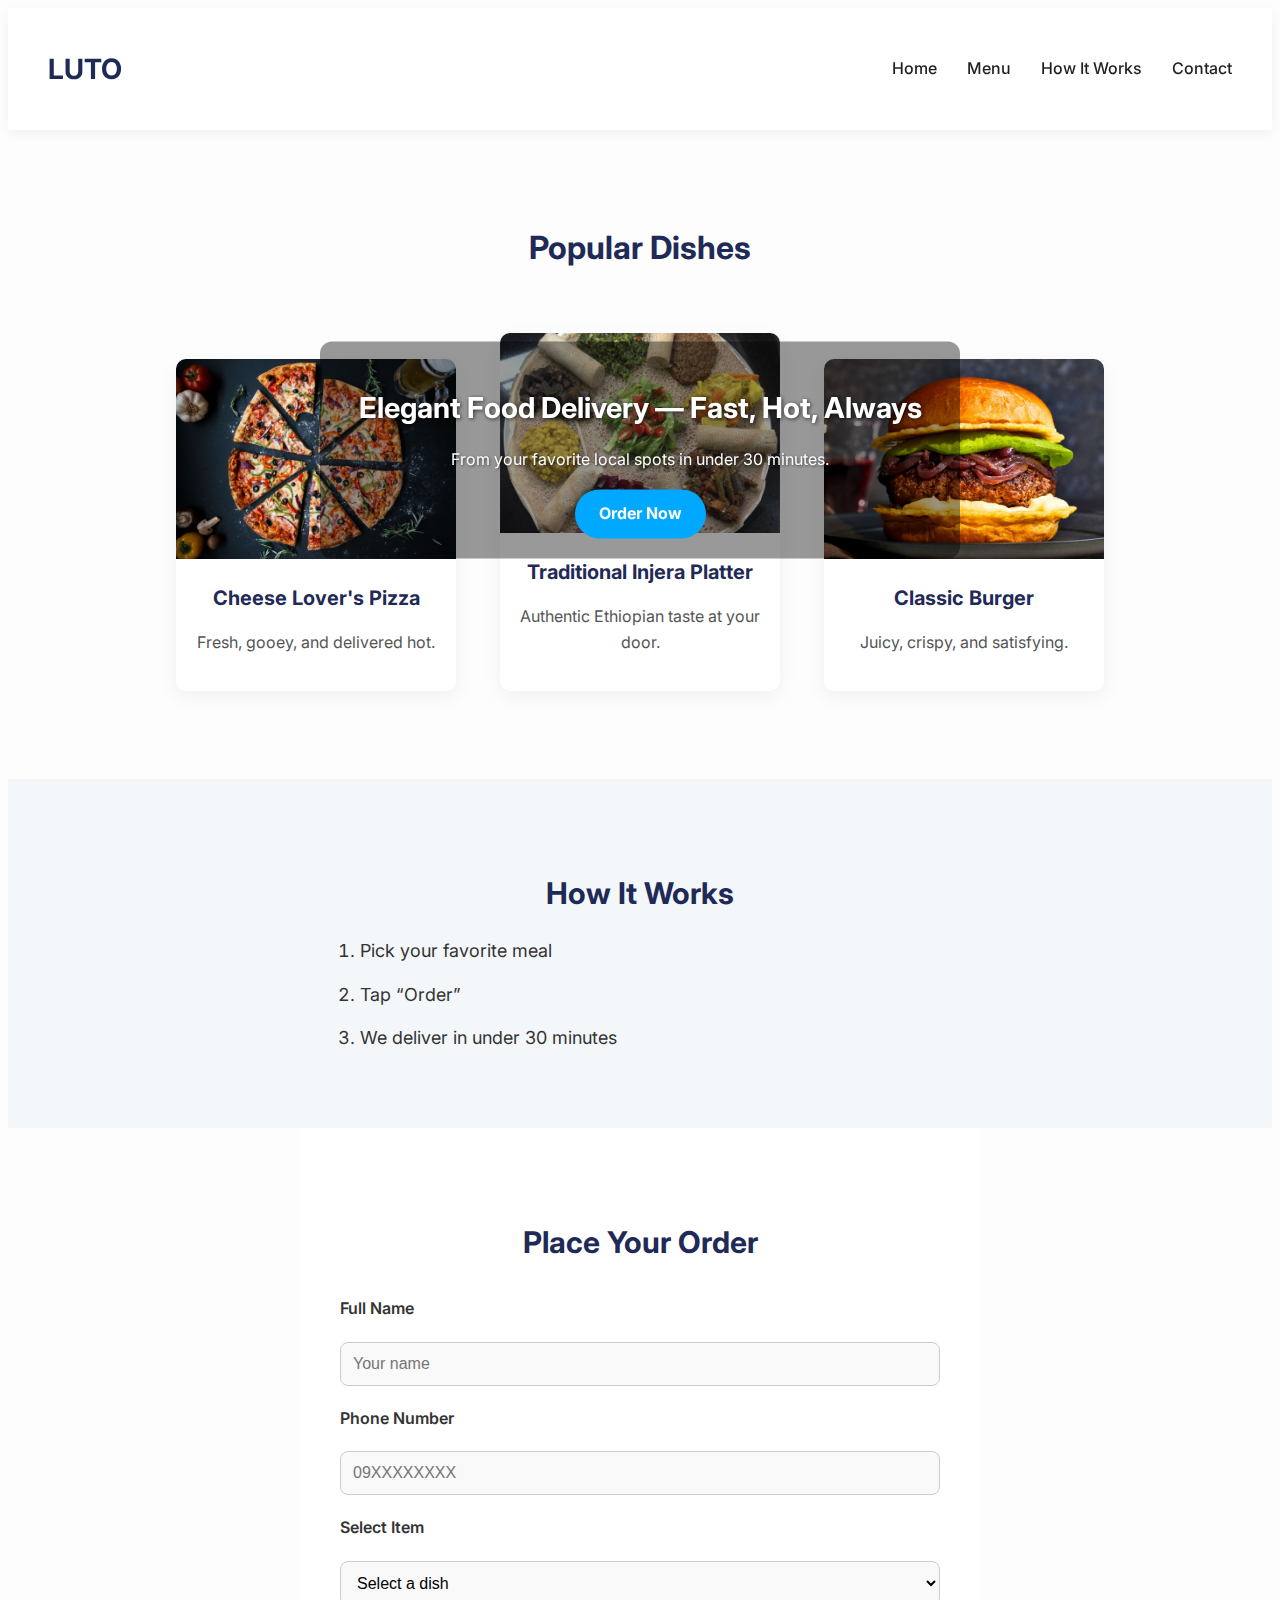
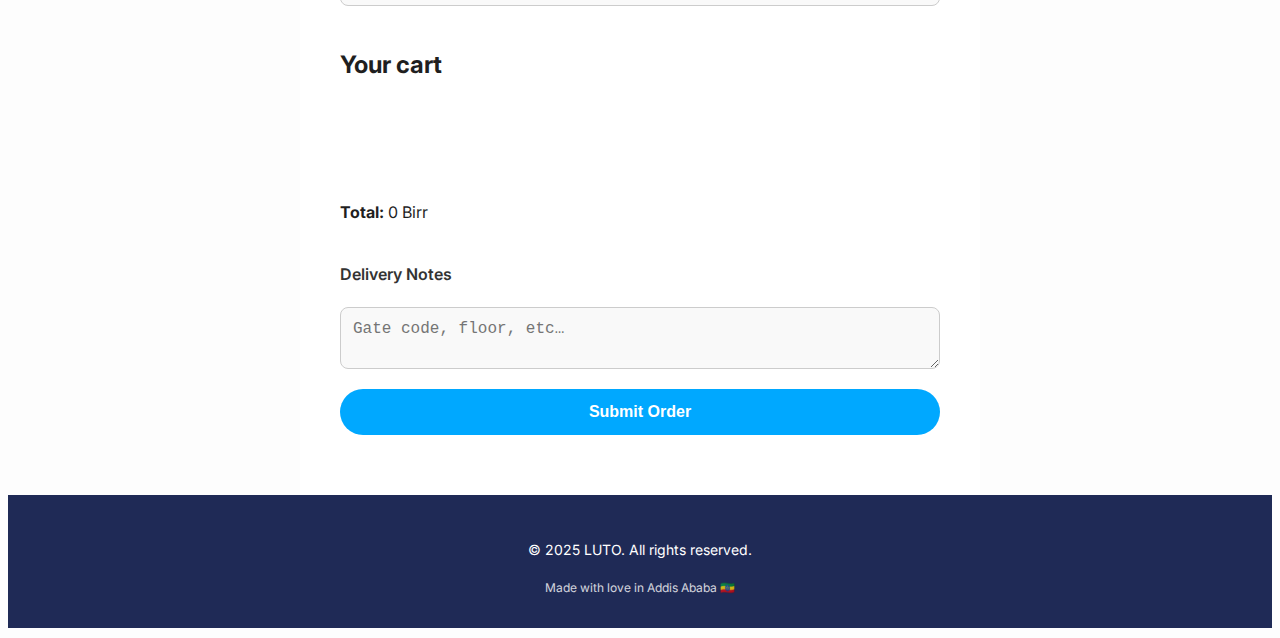
<file: index.html>
<!DOCTYPE html>
<html lang="en">
<head>
  <meta charset="UTF-8" />
  <meta name="viewport" content="width=device-width, initial-scale=1.0" />
  <title>LUTO — Fast, Elegant Food Delivery</title>
  <link rel="stylesheet" href="style.css" />
  <link href=https://fonts.googleapis.com/css2?family=Inter:wght@400;600;700&display=swap rel="stylesheet">
</head>
<body>

  
  <header>
    <nav>
      <h1>LUTO</h1>
      <ul>
        <li><a href="index.html">Home</a></li>
        <li><a href="menu.html">Menu</a></li>
        <li><a href="how it works.html">How It Works</a></li>
        <li><a href="contact.html">Contact</a></li>
      </ul>
    </nav>
  </header>

  
  <div class="video-container">
  <iframe 
    src="https://www.youtube.com/embed/wKkhvA_Nxjw?autoplay=1&mute=1&loop=1&playlist=wKkhvA_Nxjw&controls=0&modestbranding=1&showinfo=0"
    title="LUTO Video"
    frameborder="0"
    allow="autoplay; encrypted-media"
    allowfullscreen
  ></iframe>
  </div>
    <div class="hero-overlay">
      <h2>Elegant Food Delivery — Fast, Hot, Always</h2>
      <p>From your favorite local spots in under 30 minutes.</p>
      <a href="menu.html" class="cta-button">Order Now</a>
    </div>
  </section>

  
  <main>

    <section class="featured-products">
      <h3>Popular Dishes</h3>
      <article>
        <img src="Pizza.jpg" alt="Pizza" />
        <h4>Cheese Lover's Pizza</h4>
        <p>Fresh, gooey, and delivered hot.</p>
      </article>
      <article>
        <img src="injera.jpg" alt="Injera" />
        <h4>Traditional Injera Platter</h4>
        <p>Authentic Ethiopian taste at your door.</p>
      </article>
      <article>
        <img src="burger.jpg" alt="Burger" />
        <h4>Classic Burger</h4>
        <p>Juicy, crispy, and satisfying.</p>
      </article>
    </section>

    <section class="how-it-works">
      <h3>How It Works</h3>
      <ol>
        <li>Pick your favorite meal</li>
        <li>Tap “Order”</li>
        <li>We deliver in under 30 minutes</li>
      </ol>
    </section>
<section class="checkout-form">
  <h3>Place Your Order</h3>
  <form action=https://formspree.io/f/mqalzywg method="POST">
    <label for="name">Full Name</label>
    <input type="text" id="name" name="name" placeholder="Your name" required />

    <label for="phone">Phone Number</label>
    <input type="tel" id="phone" name="phone" placeholder="09XXXXXXXX" required />

    <label for="item">Select Item</label>
    <select id="item" name="item" required>
      <option disabled selected>Select a dish</option>
      <option>Cheese Lover's Pizza</option>
      <option>Injera Platter</option>
      <option>Classic Burger</option>
    </select>
    <h2>Your cart</h2>
    <ul id="cart-preview"></ul>
    <p><strong>Total: </strong> <span id="cart-form-total">0</span> Birr</p>
    <input type="hidden" name="cart" id="cart-data">

    <label for="notes">Delivery Notes</label>
    <textarea id="notes" name="notes" placeholder="Gate code, floor, etc…"></textarea>

    <button type="submit">Submit Order</button>
  </form>
</section>

  </main>


  <footer>
    <p>&copy; 2025 LUTO. All rights reserved.</p>
    <small>Made with love in Addis Ababa 🇪🇹</small>
  </footer>

  <script src="script.js"></script>
</body>
</html>
</file>
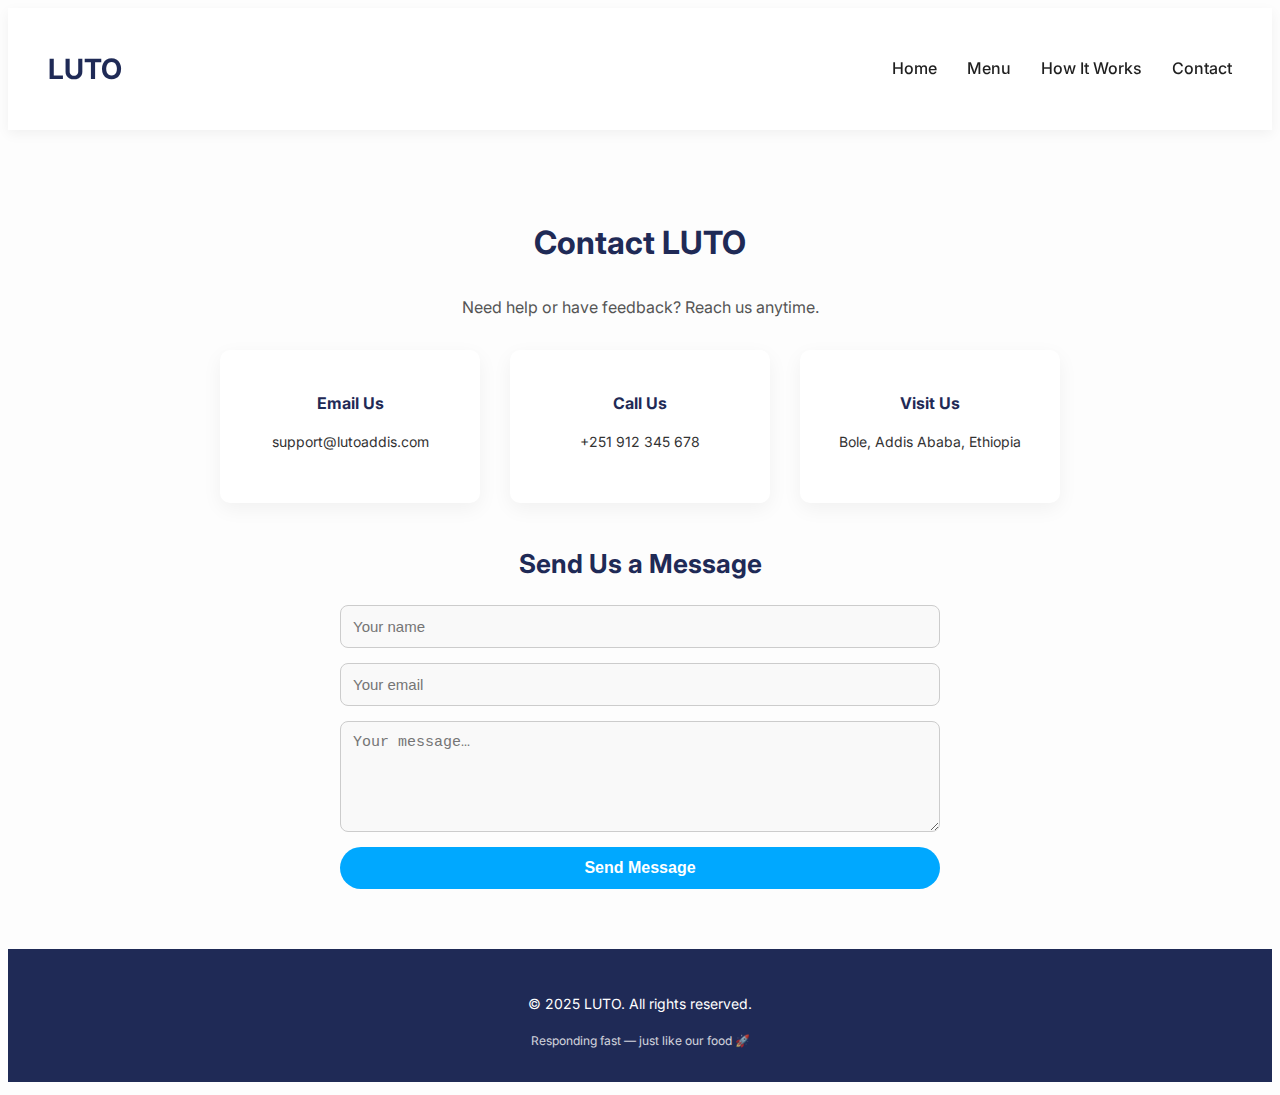
<file: contact.html>
<!DOCTYPE html>
<html lang="en">
<head>
  <meta charset="UTF-8" />
  <meta name="viewport" content="width=device-width, initial-scale=1.0"/>
  <title>Contact - LUTO</title>
  <link rel="stylesheet" href="style.css" />
  <link href=https://fonts.googleapis.com/css2?family=Inter:wght@400;600;700&display=swap rel="stylesheet">
</head>
<body>

  <header>
    <nav>
      <h1>LUTO</h1>
      <ul>
        <li><a href="index.html">Home</a></li>
        <li><a href="menu.html">Menu</a></li>
        <li><a href="how it works.html">How It Works</a></li>
        <li><a href="contact.html" class="active">Contact</a></li>
      </ul>
    </nav>
  </header>

  <main class="contact-page">
    <section class="contact-info">
      <h2>Contact LUTO</h2>
      <p>Need help or have feedback? Reach us anytime.</p>

      <div class="info-blocks">
        <div class="info-box">
          <h4>Email Us</h4>
          <p><a href=mailto:support@lutoaddis.com>support@lutoaddis.com</a></p>
        </div>

        <div class="info-box">
          <h4>Call Us</h4>
          <p>+251 912 345 678</p>
        </div>

        <div class="info-box">
          <h4>Visit Us</h4>
          <p>Bole, Addis Ababa, Ethiopia</p>
        </div>
      </div>
    </section>

    <section class="contact-form">
      <h3>Send Us a Message</h3>
      <form action=https://formspree.io/f/mqalzywg method="POST">
        <input type="text" name="name" placeholder="Your name" required />
        <input type=”email” name=”email” placeholder="Your email" required />
        <textarea name="message" placeholder="Your message…" rows="5" required></textarea>
        <button type="submit">Send Message</button>
      </form>
    </section>
  </main>

  <footer>
    <p>&copy; 2025 LUTO. All rights reserved.</p>
    <small>Responding fast — just like our food 🚀</small>
  </footer>

  <script src="script.js"></script>
</body>
</html>
</file>
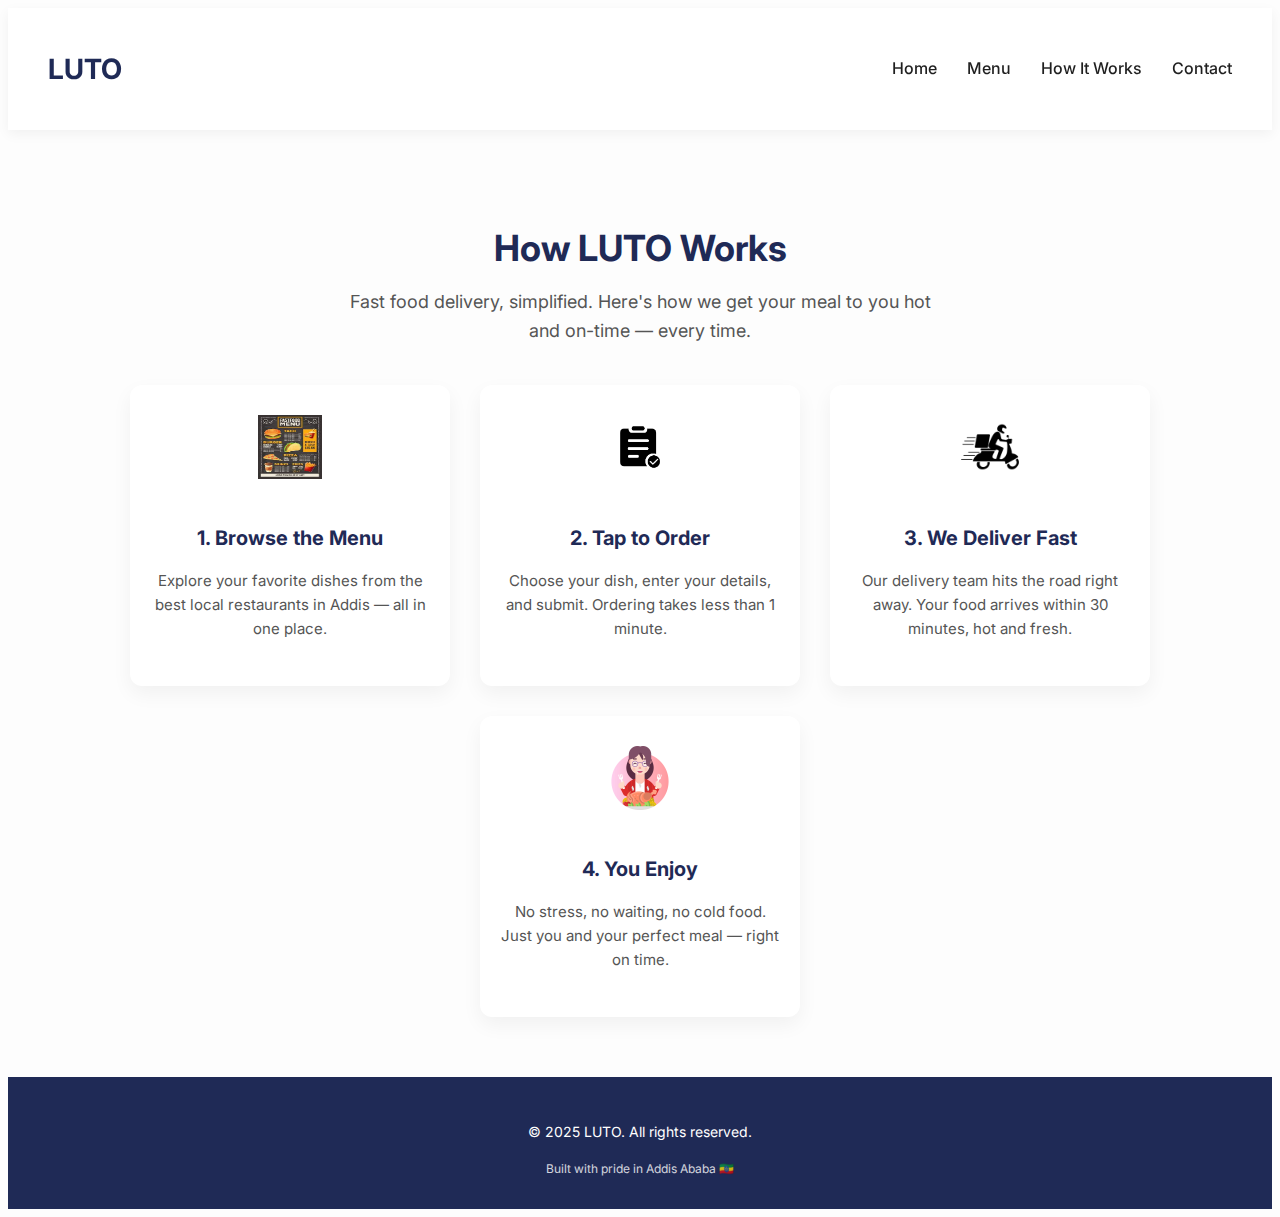
<file: how it works.html>
<!DOCTYPE html>
<html lang="en">
<head>
  <meta charset="UTF-8" />
  <meta name="viewport" content="width=device-width, initial-scale=1.0"/>
  <title>How It Works - LUTO</title>
  <link rel="stylesheet" href="style.css" />
  <link href=https://fonts.googleapis.com/css2?family=Inter:wght@400;600;700&display=swap rel="stylesheet">
</head>
<body>

  <header>
    <nav>
      <h1>LUTO</h1>
      <ul>
        <li><a href="index.html">Home</a></li>
        <li><a href="menu.html">Menu</a></li>
        <li><a href="how-it-works.html" class="active">How It Works</a></li>
        <li><a href="contact.html">Contact</a></li>
      </ul>
    </nav>
  </header>

  <main class="how-page">
    <section class="how-it-works-page">
      <h2>How LUTO Works</h2>
      <p class="intro-text">Fast food delivery, simplified. Here's how we get your meal to you hot and on-time — every time.</p>

      <div class="steps-container">
        <article class="step">
          <img src="step1-icon.jpeg" alt="Browse Icon" />
          <h3>1. Browse the Menu</h3>
          <p>Explore your favorite dishes from the best local restaurants in Addis — all in one place.</p>
        </article>

        <article class="step">
          <img src="step2-icon.png" alt="Order Icon" />
          <h3>2. Tap to Order</h3>
          <p>Choose your dish, enter your details, and submit. Ordering takes less than 1 minute.</p>
        </article>

        <article class="step">
          <img src="step3-icon.png" alt="Delivery Icon" />
          <h3>3. We Deliver Fast</h3>
          <p>Our delivery team hits the road right away. Your food arrives within 30 minutes, hot and fresh.</p>
        </article>

        <article class="step">
          <img src="step4-icon.png" alt="Enjoy Icon" />
          <h3>4. You Enjoy</h3>
          <p>No stress, no waiting, no cold food. Just you and your perfect meal — right on time.</p>
        </article>
      </div>
    </section>
  </main>

  <footer>
    <p>&copy; 2025 LUTO. All rights reserved.</p>
    <small>Built with pride in Addis Ababa 🇪🇹</small>
  </footer>

  <script src="script.js"></script>
</body>
</html>
</file>
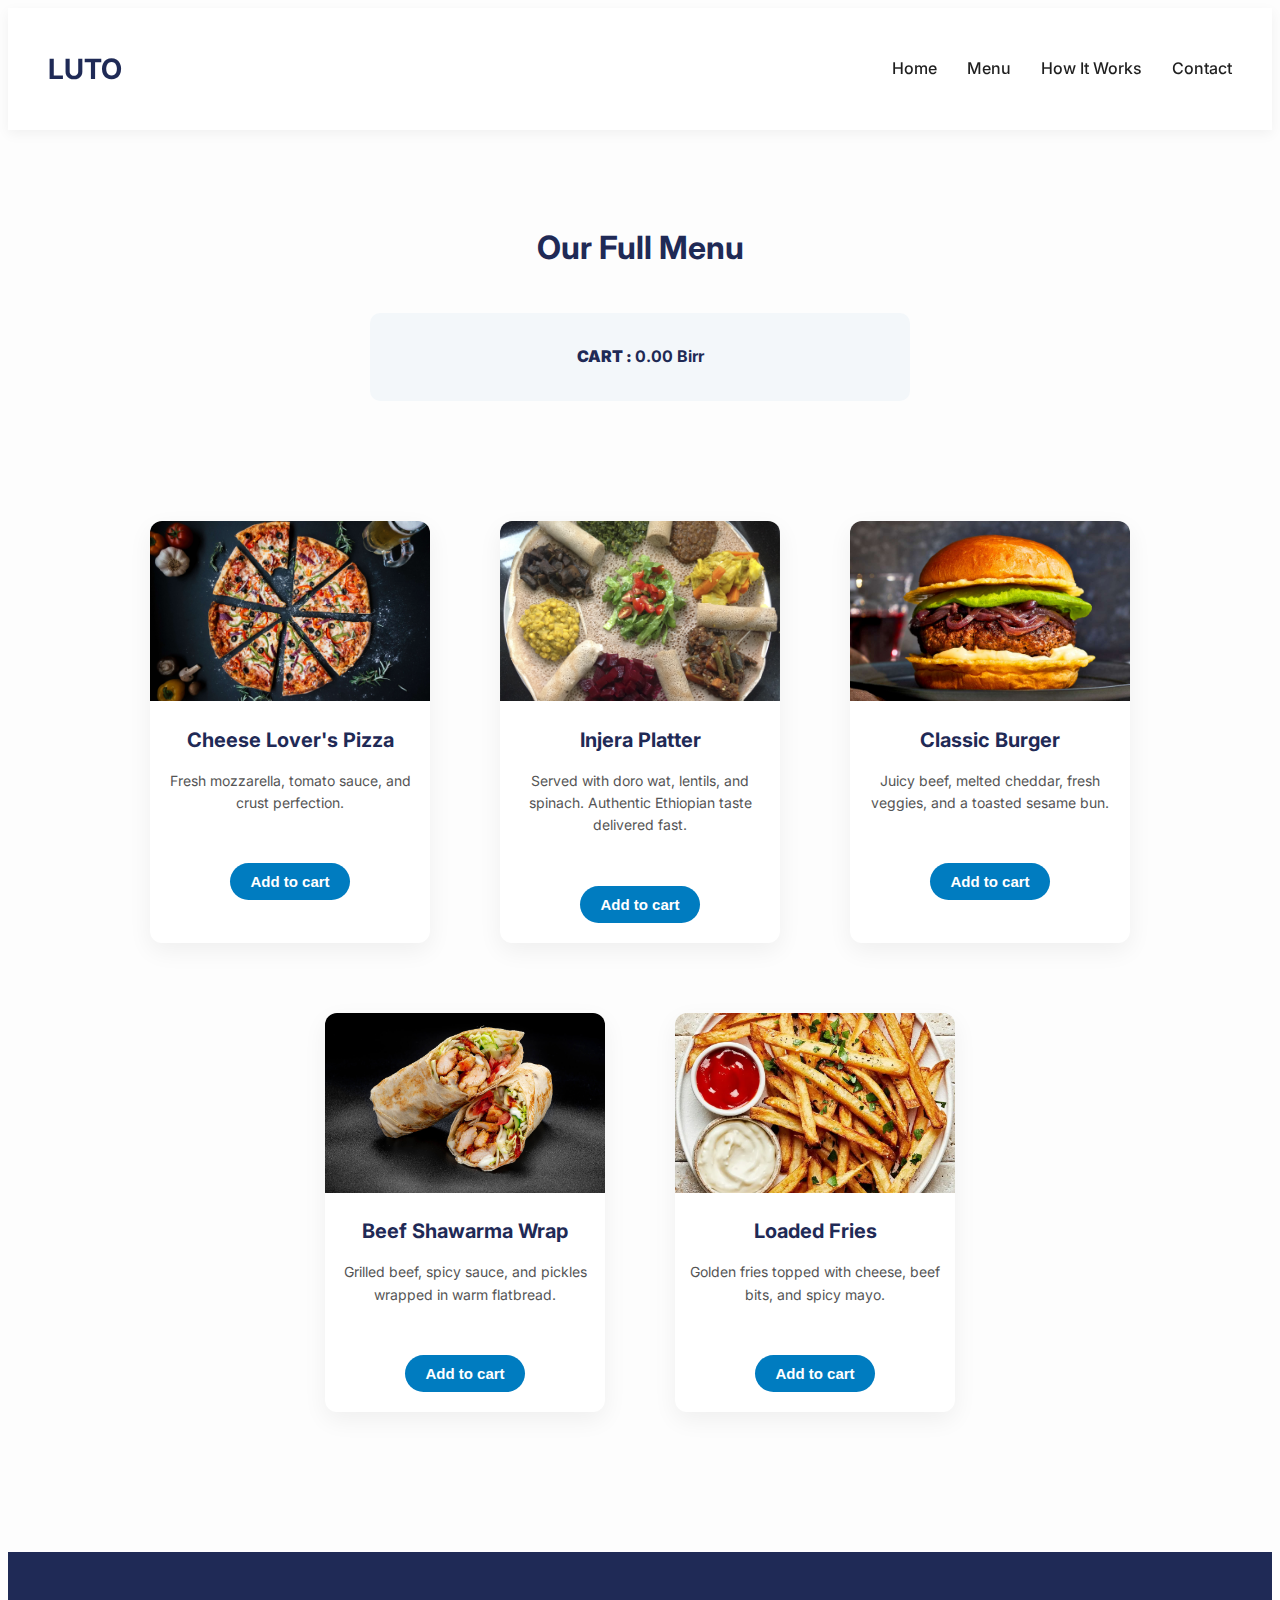
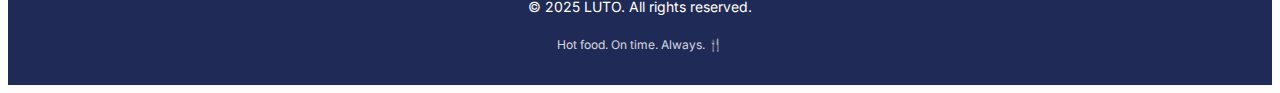
<file: menu.html>
<!DOCTYPE html>
<html lang="en">
<head>
  <meta charset="UTF-8" />
  <meta name="viewport" content="width=device-width, initial-scale=1.0"/>
  <title>Menu - LUTO</title>
  <link rel="stylesheet" href="style.css" />
  <link href= https://fonts.googleapis.com/css2?family=Inter:wght@400;600;700&display=swap rel="stylesheet">
</head>
<body>

  <header>
    <nav>
      <h1>LUTO</h1>
      <ul>
        <li><a href="index.html">Home</a></li>
        <li><a href="menu.html" class=”active”>Menu</a></li>
        <li><a href="how it works.html">How It Works</a></li>
        <li><a href="contact.html">Contact</a></li>
      </ul>
    </nav>
  </header>

  <main class="menu-page">
    <h3>Our Full Menu</h3>
    <div class="cart-summary">
        <p><strong>CART : </strong><span id="cart-total-display">0</span> Birr</p>
    </div>

    <section class="featured-products">
      <article>
        <img src="Pizza.jpg" alt="Pizza" />
        <h4>Cheese Lover's Pizza</h4>
        <p>Fresh mozzarella, tomato sauce, and crust perfection.</p>
        <button class="add-to-cart" data-name ="Cheese Lover's Pizza" data-price="300">Add to cart</button>
      </article>

      <article>
        <img src="injera.jpg" alt="Injera" />
        <h4>Injera Platter</h4>
        <p>Served with doro wat, lentils, and spinach. Authentic Ethiopian taste delivered fast.</p>
        <button class="add-to-cart" data-name ="Injera Platter" data-price="200">Add to cart</button>
      </article>

      <article>
        <img src="burger.jpg" alt="Burger" />
        <h4>Classic Burger</h4>
        <p>Juicy beef, melted cheddar, fresh veggies, and a toasted sesame bun.</p>
        <button class="add-to-cart" data-name ="Classic Burger" data-price="350">Add to cart</button>
      </article>

      <article>
        <img src="shawarma.jpg" alt="Shawarma" />
        <h4>Beef Shawarma Wrap</h4>
        <p>Grilled beef, spicy sauce, and pickles wrapped in warm flatbread.</p>
        <button class="add-to-cart" data-name ="Beef Shawarma Wrap" data-price="450">Add to cart</button>
      </article>

      <article>
        <img src="fries.jpg" alt="Fries" />
        <h4>Loaded Fries</h4>
        <p>Golden fries topped with cheese, beef bits, and spicy mayo.</p>
        <button class="add-to-cart" data-name ="Loaded Fries" data-price="170">Add to cart</button>
      </article>
    </section>
  </main>

  <footer>
    <p>&copy; 2025 LUTO. All rights reserved.</p>
    <small>Hot food. On time. Always. 🍴</small>
  </footer>

  <script src="script.js"></script>
</body>
</html>
</file>
<file: style.css>
/* ===== Global Reset ===== */
•	{
    margin: 0;
    padding: 0;
    box-sizing: border-box;
  }
  
  body {
    font-family: 'Inter', sans-serif;
    background-color: #fdfdfd;
    color: #1f1f1f;
    line-height: 1.6;
    font-size: 16px;
  }
  
  a {
    color: inherit;
    text-decoration: none;
  }
  
  ul {
    list-style: none;
  }
  
  /* ===== Header Navigation ===== */
  header {
    padding: 20px 40px;
    background-color: #fff;
    box-shadow: 0 4px 12px rgba(0, 0, 0, 0.05);
    position: sticky;
    top: 0;
    z-index: 100;
  }
  
  nav {
    display: flex;
    justify-content: space-between;
    align-items: center;
  }
  
  nav h1 {
    font-size: 28px;
    font-weight: 700;
    color: #1f2a56;
  }
  
  nav ul {
    display: flex;
    gap: 30px;
  }
  
  nav li a {
    font-weight: 500;
    transition: 0.3s;
  }
  
  nav li a:hover {
    Color: #00a8ff;
  }
  
  /* ===== Hero Video Section ===== */
 .hero-section {
  position: relative;
  width: 100%;
  height: 50vh; /* or whatever height you prefer */
  overflow: hidden;
}

.video-container {
  position: absolute;
  top: 0;
  left: 0;
  width: 100%;
  height: 100%;
  z-index: 1;
}

.video-container iframe {
  width: 100%;
  height: 50%;
  border: none;
  object-fit: cover;
  
}

.hero-overlay {
  position: absolute;
  top: 50%;
  left: 50%;
  transform: translate(-50%, -50%);
  text-align: center;
  color: #fff;
  padding: 20px;
  background: rgba(0, 0, 0, 0.4);
  border-radius: 12px;
  z-index: 2; /* Higher than video container */
  width: 80%; /* Adjust as needed */
  max-width: 600px; /* Prevents overlay from being too wide */
}

.hero-overlay h2 {
  font-size: 1.8rem;
  margin-bottom: 0.5rem;
  text-shadow: 1px 1px 4px rgba(0, 0, 0, 0.7);
}

.hero-overlay p {
  font-size: 1rem;
  margin-bottom: 1rem;
  text-shadow: 1px 1px 3px rgba(0, 0, 0, 0.6);
}

.cta-button {
  background: #00a8ff;
  color: #fff;
  padding: 12px 24px;
  font-size: 16px;
  font-weight: bold;
  border-radius: 30px;
  display: inline-block;
  transition: 0.3s ease;
}

.cta-button:hover {
  background: #007cc0;
}

/* Responsive adjustments */
@media (max-width: 768px) {
  .hero-overlay {
    width: 90%;
    padding: 15px;
  }
  
  .hero-overlay h2 {
    font-size: 1.5rem;
  }
}
  
  /* ===== Featured Products Section ===== */
  .featured-products {
    padding: 60px 40px;
    text-align: center;
  }
  
  .featured-products h3 {
    font-size: 32px;
    margin-bottom: 40px;
    color: #1f2a56;
  }
  
  .featured-products article {
    display: inline-block;
    width: 280px;
    margin: 20px;
    background: #fff;
    border-radius: 10px;
    box-shadow: 0 6px 20px rgba(0, 0, 0, 0.05);
    overflow: hidden;
    transition: transform 0.3s ease;
  }
  
  .featured-products article:hover {
    transform: translateY(-5px);
  }
  
  .featured-products img {
    width: 100%;
    height: 200px;
    object-fit: cover;
  }
  
  .featured-products h4 {
    font-size: 20px;
    margin: 15px 0 5px;
    color: #1f2a56;
  }
  
  .featured-products p {
    padding: 0 15px 20px;
    color: #555;
  }
  
  /* ===== How It Works Section ===== */
  .how-it-works {
    background: #f3f7fa;
    padding: 60px 40px;
    text-align: center;
  }
  
  .how-it-works h3 {
    font-size: 30px;
    margin-bottom: 20px;
    color: #1f2a56;
  }
  
  .how-it-works ol {
    max-width: 600px;
    margin: auto;
    text-align: left;
    font-size: 18px;
    color: #333;
  }
  
  .how-it-works li {
    margin-bottom: 15px;
  }
  
  /* ===== Footer ===== */
  Footer {
    padding: 30px 40px;
    background: #1f2a56;
    color: #fff;
    text-align: center;
    font-size: 14px;
  }
  
  Footer small {
    font-size: 12px;
    opacity: 0.8;
  }
  
  .checkout-form {
    padding: 60px 40px;
    background: #ffffff;
    max-width: 600px;
    margin: 0 auto;
  }
  
  .checkout-form h3 {
    font-size: 30px;
    margin-bottom: 30px;
    color: #1f2a56;
    text-align: center;
  }
  
  .checkout-form form {
    display: flex;
    flex-direction: column;
    gap: 20px;
  }
  
  .checkout-form label {
    font-weight: 600;
    color: #333;
    text-align: left;
  }
  
  .checkout-form input,
  .checkout-form select,
  .checkout-form textarea {
    padding: 12px;
    font-size: 16px;
    border: 1px solid #ccc;
    border-radius: 8px;
    background: #f9f9f9;
  }
  
  .checkout-form button {
    background: #00a8ff;
    color: #fff;
    border: none;
    padding: 14px;
    font-size: 16px;
    font-weight: bold;
    border-radius: 30px;
    cursor: pointer;
    transition: 0.3s ease;
  }
  
  .checkout-form button:hover {
    background: #007cc0;
  }
  
  /* ===== Animated Success Popup ===== */
  .success-popup {
    position: fixed;
    bottom: -100px;
    left: 50%;
    transform: translateX(-50%);
    background: #00a8ff;
    color: white;
    font-weight: bold;
    padding: 16px 24px;
    border-radius: 8px;
    box-shadow: 0 10px 30px rgba(0, 0, 0, 0.15);
    transition: bottom 0.4s ease, opacity 0.4s ease;
    opacity: 0;
    z-index: 9999;
  }
  
  .success-popup.show {
    bottom: 40px;
    opacity: 1;
  }
  
  /* ===== Responsive (Mobile First) ===== */
  @media (max-width: 768px) {
    header {
      padding: 20px;
    }
  
    nav {
      flex-direction: column;
      gap: 10px;
    }
  
    nav ul {
      flex-direction: column;
      gap: 10px;
      align-items: center;
    }
  
    .hero-overlay h2 {
      font-size: 28px;
    }
  
    .hero-overlay p {
      font-size: 16px;
    }
  
    .cta-button {
      font-size: 14px;
      padding: 10px 20px;
    }
  
    .featured-products article {
      width: 90%;
      margin: 20px auto;
    }
  
    .featured-products {
      padding: 40px 20px;
    }
  
    .how-it-works {
      padding: 40px 20px;
    }
  
    .how-it-works ol {
      font-size: 16px;
    }
  
    footer {
      padding: 20px;
    }
  }
  
  @media (max-width: 480px) {
    .hero-overlay h2 {
      font-size: 22px;
    }
  
    .hero-overlay p {
      font-size: 14px;
    }
  
    .cta-button {
      font-size: 13px;
      padding: 8px 18px;
    }
  
    nav h1 {
      font-size: 24px;
    }
  
    .featured-products h3,
    .how-it-works h3 {
      font-size: 24px;
    }
  
    footer {
      font-size: 12px;
    }
  }
  



  /* ===== Menu Page ===== */


.menu-page {
    padding: 60px 40px;
    background: #fdfdfd;
    text-align: center;
  }
  
  .menu-page h3 {
    font-size: 32px;
    margin-bottom: 40px;
    color: #1f2a56;
  }
  
  .menu-page .featured-products {
    display: flex;
    flex-wrap: wrap;
    justify-content: center;
    gap: 30px;
  }
  
  .menu-page .featured-products article {
    background: #fff;
    border-radius: 12px;
    width: 280px;
    box-shadow: 0 8px 24px rgba(0, 0, 0, 0.06);
    overflow: hidden;
    transition: 0.3s ease;
  }
  
  .menu-page .featured-products article:hover {
    transform: translateY(-5px);
  }
  
  .menu-page .featured-products img {
    width: 100%;
    height: 180px;
    object-fit: cover;
  }
  
  .menu-page .featured-products h4 {
    font-size: 20px;
    color: #1f2a56;
    margin: 15px 0 5px;
  }
  
  .menu-page .featured-products p {
    color: #555;
    padding: 0 15px 20px;
    font-size: 14px;
  }
  
.add-to-cart {
    margin: 15px 0 20px;
    background-color: #00a8ff;
    color: white;
    border: none;
    padding: 10px 20px;
    font-weight: 600;
    font-size: 15px;
    border-radius: 30px;
    cursor: pointer;
    transition: background 0.3s ease;
}

.add-to-cart {
    background-color: #007cc0;
}
.cart-summary {
    background: #f3f7fa;
    padding: 15px 20px;
    margin: 20px auto 40px;
    max-width: 500px;
    border-radius: 10px;
    color: #1f2a56;
    font-weight: bold;
    font-size: 16px;
    display: flex;
    justify-content: space-around;
}






/* ===== How It Works Page ===== */
.how-it-works-page {
    padding: 60px 40px;
    background-color: #fdfdfd;
    text-align: center;
  }
  
  .how-it-works-page h2 {
    font-size: 36px;
    margin-bottom: 10px;
    color: #1f2a56;
  }
  
  .intro-text {
    font-size: 18px;
    color: #555;
    max-width: 600px;
    margin: 0 auto 40px;
  }
  
  .steps-container {
    display: flex;
    flex-wrap: wrap;
    justify-content: center;
    gap: 30px;
  }
  
  .step {
    background: #ffffff;
    border-radius: 12px;
    box-shadow: 0 8px 20px rgba(0, 0, 0, 0.05);
    padding: 30px 20px;
    max-width: 280px;
    text-align: center;
    transition: 0.3s ease;
  }
  
  .step:hover {
    transform: translateY(-5px);
  }
  
  .step img {
    width: 64px;
    height: 64px;
    margin-bottom: 15px;
  }
  
  .step h3 {
    font-size: 20px;
    color: #1f2a56;
    margin-bottom: 10px;
  }
  
  .step p {
    font-size: 15px;
    color: #555;
  }

  


  /* ===== Contact Page ===== */
.contact-page {
  padding: 60px 40px;
}

.contact-info {
  text-align: center;
  margin-bottom: 40px;
}

.contact-info h2 {
  font-size: 32px;
  color: #1f2a56;
}

.contact-info p {
  color: #555;
  cont-size: 16px;
  margin-bottom: 30px;
}

.info-blocks {
  display: flex;
  justify-content: center;
  flex-wrap: wrap;
  gap: 30px;
}

.info-box {
  background: #fff;
  padding: 20px;
  border-radius: 10px;
  box-shadow: 0 6px 20px rgba(0, 0, 0, 0.05);
  width: 220px;
  text-align: center;
}

.info-box h4 {
  color: #1f2a56;
  margin-bottom: 8px;
}

.info-box p {
  color: #333;
  font-size: 14px;
}

.contact-form {
  max-width: 600px;
  margin: 40px auto 0;
  text-align: center;
}

.contact-form h3 {
  font-size: 26px;
  margin-bottom: 20px;
  color: #1f2a56;
}

.contact-form form {
  display: flex;
  flex-direction: column;
  gap: 15px;
}

.contact-form input,
.contact-form textarea {
  padding: 12px;
  border: 1px solid #ccc;
  border-radius: 8px;
  font-size: 15px;
  background: #f9f9f9;
}

.contact-form button {
  background: #00a8ff;
  color: white;
  border: none;
  font-size: 16px;
  padding: 12px;
  font-weight: bold;
  border-radius: 30px;
  cursor: pointer;
}

.contact-form button:hover {
  background: #007cc0;
}

#cart-preview {
  list-style: none;
  padding: 0;
  margin: 20px 0;
  font-size: 15px;
  color: #333;
}

#cart-preview li {
  margin-bottom: 10px;
  background: #f5f5f5;
  padding: 8px 12px;
  border-radius: 6px;
  display: flex;
  justify-content: space-between;
  align-items: center;
}

.remove-btn {
  background: #ff4444;
  color: white;
  border: none;
  padding: 4px 8px;
  border-radius: 5px;
  cursor: pointer;
}

.success-popup {
  position: fixed;
  bottom: -100px;
  left: 50%;
  transform: translateX(-50%);
  background: #00a8ff;
  color: white;
  font-weight: bold;
  padding: 16px 24px;
  border-radius: 8px;
  box-shadow: 0 10px 30px rgba(0, 0, 0, 0.15);
  transition: bottom 0.4s ease, opacity 0.4s ease;
  opacity: 0;
  z-index: 9999;
}

.success-popup.show {
  bottom: 40px;
  opacity: 1;
}
</file>
